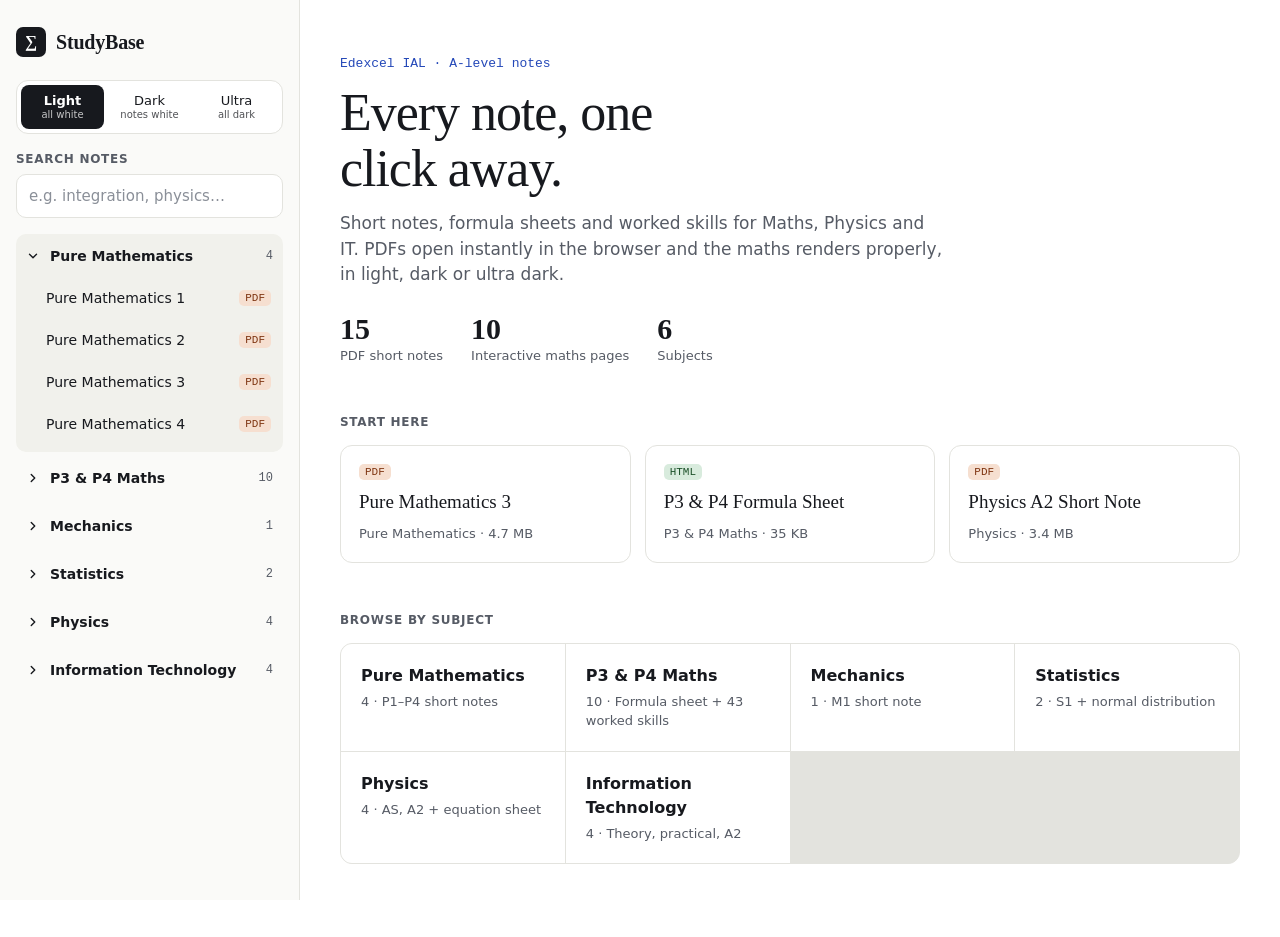
<file: index.html>
<!doctype html>
<html lang="en" data-theme="light">
<head>
<meta charset="utf-8">
<meta name="viewport" content="width=device-width, initial-scale=1, viewport-fit=cover">
<meta http-equiv="Content-Security-Policy" content="default-src 'self'; script-src 'self'; style-src 'self'; img-src 'self' data: blob:; font-src 'self' data:; connect-src 'self'; worker-src 'self' blob:; frame-src 'self'; object-src 'none'; base-uri 'self'; form-action 'none'">
<meta name="referrer" content="strict-origin-when-cross-origin">
<meta name="description" content="Edexcel IAL short notes, formula sheets and worked P3/P4 skills for Maths, Physics and IT.">
<meta name="theme-color" content="#ffffff">
<title>StudyBase</title>
<link rel="icon" href="data:image/svg+xml,%3Csvg xmlns='http://www.w3.org/2000/svg' viewBox='0 0 32 32'%3E%3Crect width='32' height='32' rx='7' fill='%2317191e'/%3E%3Ctext x='16' y='23' font-size='20' text-anchor='middle' fill='%23fff' font-family='Georgia,serif'%3E%E2%88%91%3C/text%3E%3C/svg%3E">
<script src="app/theme.js"></script>
<link rel="stylesheet" href="app/app.css">
<script defer src="library.js"></script>
<script defer src="app/app.js"></script>
</head>
<body>
<a class="skip" href="#main">Skip to content</a>

<header class="topbar">
  <button type="button" class="icon-btn" id="menu-btn" aria-label="Open library" aria-controls="sidebar" aria-expanded="false">
    <svg viewBox="0 0 24 24" aria-hidden="true"><path d="M4 7h16M4 12h16M4 17h16"/></svg>
  </button>
  <a class="brand" href="#/"><span class="logo">∑</span><span class="brand-name">StudyBase</span></a>
  <button type="button" class="icon-btn" id="theme-cycle" aria-label="Change theme">
    <svg viewBox="0 0 24 24" aria-hidden="true"><circle cx="12" cy="12" r="8"/><path d="M12 4a8 8 0 0 1 0 16z" class="fill"/></svg>
  </button>
</header>

<div class="shell">
  <nav class="sidebar" id="sidebar" aria-label="Library" tabindex="-1">
    <a class="brand brand-side" href="#/"><span class="logo">∑</span><span class="brand-name">StudyBase</span></a>

    <div class="themes" role="group" aria-label="Theme">
      <button type="button" data-mode="light" title="Site and notes light"><span>Light</span><small>all white</small></button>
      <button type="button" data-mode="dark" title="Dark site, notes stay white"><span>Dark</span><small>notes white</small></button>
      <button type="button" data-mode="ultra" title="Site and notes dark"><span>Ultra</span><small>all dark</small></button>
    </div>

    <label class="search">
      <span class="eyebrow">Search notes</span>
      <input type="search" id="q" placeholder="e.g. integration, physics…" autocomplete="off" spellcheck="false">
    </label>

    <div id="groups" class="groups"></div>
  </nav>
  <div class="scrim" id="scrim" hidden></div>

  <main id="main" tabindex="-1">
    <section id="home" class="home">
      <header class="hero">
        <span class="kicker">Edexcel IAL · A-level notes</span>
        <h1>Every note, one click away.</h1>
        <p>Short notes, formula sheets and worked skills for Maths, Physics and IT. PDFs open instantly in the browser and the maths renders properly, in light, dark or ultra dark.</p>
        <dl class="stats" id="stats"></dl>
      </header>

      <section class="block">
        <h2 class="eyebrow" id="recent-title">Start here</h2>
        <div class="cards" id="recent"></div>
      </section>

      <section class="block">
        <h2 class="eyebrow">Browse by subject</h2>
        <div class="tiles" id="subjects"></div>
      </section>
    </section>

    <section id="viewer" class="viewer" hidden>
      <div class="bar" id="bar">
        <a class="btn ghost" href="#/" aria-label="Back to library">
          <svg viewBox="0 0 24 24" aria-hidden="true"><path d="M15 18l-6-6 6-6"/></svg><span class="hide-sm">Library</span>
        </a>
        <div class="doc">
          <span class="badge" id="doc-type"></span>
          <h1 class="doc-title" id="doc-title"></h1>
          <span class="doc-meta hide-sm" id="doc-meta"></span>
        </div>
        <div class="pdf-ctl" id="pdf-ctl">
          <button type="button" class="btn sq" id="prev" aria-label="Previous page"><svg viewBox="0 0 24 24" aria-hidden="true"><path d="M15 18l-6-6 6-6"/></svg></button>
          <label class="pageno"><span class="sr">Page</span><input id="page" type="number" min="1" value="1" inputmode="numeric"><span>/ <span id="total">–</span></span></label>
          <button type="button" class="btn sq" id="next" aria-label="Next page"><svg viewBox="0 0 24 24" aria-hidden="true"><path d="M9 6l6 6-6 6"/></svg></button>
          <span class="sep" aria-hidden="true"></span>
          <button type="button" class="btn sq" id="zoom-out" aria-label="Zoom out"><svg viewBox="0 0 24 24" aria-hidden="true"><path d="M6 12h12"/></svg></button>
          <button type="button" class="btn zoom" id="zoom-fit" aria-label="Fit to width">100%</button>
          <button type="button" class="btn sq" id="zoom-in" aria-label="Zoom in"><svg viewBox="0 0 24 24" aria-hidden="true"><path d="M6 12h12M12 6v12"/></svg></button>
        </div>
        <div class="doc-actions">
          <a class="btn" id="open-tab" target="_blank" rel="noopener" aria-label="Open in new tab"><svg viewBox="0 0 24 24" aria-hidden="true"><path d="M14 4h6v6M20 4l-9 9M18 14v5a1 1 0 0 1-1 1H5a1 1 0 0 1-1-1V7a1 1 0 0 1 1-1h5"/></svg></a>
          <a class="btn" id="download" download aria-label="Download"><svg viewBox="0 0 24 24" aria-hidden="true"><path d="M12 4v12M6 10l6 6 6-6M5 20h14"/></svg><span class="hide-sm">Download</span></a>
        </div>
      </div>
      <p class="status" id="status" role="status"></p>
      <div class="pages" id="pages"></div>
      <iframe class="note-frame" id="frame" title="Note" hidden></iframe>
    </section>
  </main>
</div>
</body>
</html>
</file>
<file: app/app.css>
/* ── Tokens ─────────────────────────────────────────────── */
:root, [data-theme="light"] {
  color-scheme: light;
  --bg: #ffffff; --side: #fafaf8; --panel: #ffffff; --box: #f1f1ec;
  --ink: #17191e; --muted: #565b65; --line: #e3e3de;
  --accent: #2448b8; --accent-soft: #e6ebf9; --canvas: #f1f1ee; --paper: #ffffff;
  --pdf-bg: #f6dfd0; --pdf-fg: #7e3410; --html-bg: #d8ebdd; --html-fg: #1c5129;
  --doc-filter: none; --shadow: 0 1px 3px rgba(0,0,0,.12), 0 8px 24px rgba(0,0,0,.08);
}
[data-theme="dark"], [data-theme="ultra"] {
  color-scheme: dark;
  --bg: #111317; --side: #14161a; --panel: #181b20; --box: #1a1d22;
  --ink: #e7e9ec; --muted: #a3a9b3; --line: #2a2e35;
  --accent: #93aeff; --accent-soft: #1f2a4a; --canvas: #0c0d10; --paper: #ffffff;
  --pdf-bg: #3a2418; --pdf-fg: #f2b48f; --html-bg: #183022; --html-fg: #9fd8ae;
  --shadow: 0 1px 3px rgba(0,0,0,.5);
}
[data-theme="ultra"] {
  --bg: #000000; --side: #07080a; --panel: #0e0f12; --box: #101216; --line: #1e2127;
  --canvas: #000000; --paper: #000000;
  --doc-filter: invert(1) hue-rotate(180deg);
  --shadow: 0 0 0 1px #1e2127;
}
:root {
  --sans: system-ui, -apple-system, "Segoe UI", Roboto, sans-serif;
  --serif: "Iowan Old Style", Charter, "Source Serif 4", Georgia, serif;
  --mono: ui-monospace, "Cascadia Mono", "SF Mono", Consolas, monospace;
  --side-w: 300px; --top-h: 0px; --bar-h: 60px;
}

/* ── Base ───────────────────────────────────────────────── */
*, *::before, *::after { box-sizing: border-box; }
html { -webkit-text-size-adjust: 100%; }
body { margin: 0; background: var(--bg); color: var(--ink); font: 15px/1.5 var(--sans); }
a { color: inherit; }
button, input { font: inherit; color: inherit; }
svg { width: 18px; height: 18px; fill: none; stroke: currentColor; stroke-width: 2; stroke-linecap: round; stroke-linejoin: round; flex: none; }
[hidden] { display: none !important; }
:focus-visible { outline: 2px solid var(--accent); outline-offset: 2px; }
.sr { position: absolute; width: 1px; height: 1px; overflow: hidden; clip: rect(0 0 0 0); white-space: nowrap; }
.skip { position: absolute; left: -999px; top: 8px; z-index: 100; background: var(--ink); color: var(--bg); padding: 8px 12px; border-radius: 8px; }
.skip:focus { left: 8px; }
.eyebrow { margin: 0; font-size: 12px; font-weight: 600; letter-spacing: .06em; text-transform: uppercase; color: var(--muted); }

/* ── Shell: sticky sidebar + scrolling content ──────────── */
.shell { display: flex; align-items: flex-start; min-height: 100vh; min-height: 100dvh; }
.sidebar {
  position: sticky; top: 0; flex: none; width: var(--side-w);
  height: 100vh; height: 100dvh; overflow-y: auto; overscroll-behavior: contain;
  background: var(--side); border-right: 1px solid var(--line);
  padding: 20px 16px 32px; display: flex; flex-direction: column; gap: 16px;
}
main { flex: 1; min-width: 0; outline: none; }

.brand { display: inline-flex; align-items: center; gap: 10px; text-decoration: none; min-height: 44px; align-self: flex-start; }
.logo { width: 30px; height: 30px; border-radius: 7px; background: var(--ink); color: var(--bg); display: grid; place-items: center; font: 600 17px var(--serif); }
.brand-name { font: 600 20px var(--serif); letter-spacing: -.01em; }

.themes { display: grid; grid-template-columns: repeat(3, minmax(0, 1fr)); gap: 4px; padding: 4px; border-radius: 12px; background: var(--panel); border: 1px solid var(--line); }
.themes button { min-height: 44px; border: 0; border-radius: 8px; background: transparent; cursor: pointer; display: flex; flex-direction: column; align-items: center; justify-content: center; line-height: 1.2; font-size: 13px; font-weight: 500; }
.themes small { font-size: 10px; opacity: .75; font-weight: 400; }
.themes button[aria-pressed="true"] { background: var(--ink); color: var(--bg); font-weight: 600; }

.search { display: flex; flex-direction: column; gap: 6px; }
.search input { height: 44px; padding: 0 12px; border-radius: 10px; border: 1px solid var(--line); background: var(--panel); outline-color: var(--accent); }
.search input::placeholder { color: #8a8f98; }

.groups { display: flex; flex-direction: column; gap: 4px; }
.group { border-radius: 10px; }
.group.open { background: var(--box); }
.group-head { width: 100%; min-height: 44px; border: 0; background: transparent; cursor: pointer; display: flex; align-items: center; gap: 10px; padding: 0 10px; text-align: left; border-radius: 10px; font-weight: 600; font-size: 14px; }
.group-head svg { width: 14px; height: 14px; stroke-width: 2.4; transition: transform .15s; }
.group-head[aria-expanded="true"] svg { transform: rotate(90deg); }
.group-head .name { flex: 1; }
.count { font: 12px var(--mono); color: var(--muted); font-weight: 400; }
.items { list-style: none; margin: 0; padding: 0 4px 8px 22px; display: flex; flex-direction: column; gap: 2px; }
.item { display: flex; align-items: center; gap: 10px; min-height: 40px; padding: 6px 8px; border-radius: 8px; text-decoration: none; font-size: 14px; line-height: 1.35; }
.item:hover { background: var(--accent-soft); }
.item[aria-current="page"] { background: var(--accent-soft); font-weight: 600; }
.item .t { flex: 1; min-width: 0; }
.empty { margin: 0; padding: 0 8px; color: var(--muted); font-size: 14px; }

.badge { flex: none; font: 500 11px var(--mono); padding: 2px 6px; border-radius: 5px; }
.badge.pdf { background: var(--pdf-bg); color: var(--pdf-fg); }
.badge.html { background: var(--html-bg); color: var(--html-fg); }

/* ── Home ───────────────────────────────────────────────── */
.home { max-width: 980px; margin: 0 auto; padding: 56px 40px 72px; display: flex; flex-direction: column; gap: 48px; }
.hero { display: flex; flex-direction: column; gap: 14px; }
.kicker { font: 13px var(--mono); color: var(--accent); }
.hero h1 { margin: 0; font: 500 clamp(36px, 6vw, 52px)/1.08 var(--serif); letter-spacing: -.02em; max-width: 14ch; }
.hero p { margin: 0; max-width: 56ch; font-size: 17px; color: var(--muted); }
.stats { display: flex; flex-wrap: wrap; gap: 28px; margin: 10px 0 0; }
.stats div { display: flex; flex-direction: column-reverse; }
.stats dt { font-size: 13px; color: var(--muted); }
.stats dd { margin: 0; font: 600 30px var(--serif); }
.block { display: flex; flex-direction: column; gap: 14px; }
.cards { display: grid; grid-template-columns: repeat(auto-fill, minmax(220px, 1fr)); gap: 14px; }
.card { display: flex; flex-direction: column; gap: 10px; padding: 18px; border-radius: 12px; background: var(--panel); border: 1px solid var(--line); text-decoration: none; }
.card:hover { border-color: var(--accent); }
.card .badge { align-self: flex-start; }
.card .t { font: 500 19px/1.25 var(--serif); }
.card .m { font-size: 13px; color: var(--muted); }
.tiles { display: grid; grid-template-columns: repeat(auto-fill, minmax(200px, 1fr)); gap: 1px; background: var(--line); border: 1px solid var(--line); border-radius: 12px; overflow: hidden; }
.tile { border: 0; background: var(--panel); text-align: left; cursor: pointer; display: flex; flex-direction: column; gap: 4px; padding: 20px; min-height: 96px; }
.tile:hover { background: var(--box); }
.tile .t { font-weight: 600; font-size: 16px; }
.tile .m { font-size: 13px; color: var(--muted); }

/* ── Viewer ─────────────────────────────────────────────── */
.viewer { display: flex; flex-direction: column; min-height: 100vh; min-height: 100dvh; background: var(--canvas); }
.bar { position: sticky; top: var(--top-h); z-index: 10; display: flex; flex-wrap: wrap; align-items: center; gap: 8px 12px; padding: 8px 16px; background: var(--panel); border-bottom: 1px solid var(--line); }
.doc { flex: 1 1 220px; min-width: 0; display: flex; align-items: center; gap: 10px; }
.doc-title { margin: 0; font-size: 15px; font-weight: 600; white-space: nowrap; overflow: hidden; text-overflow: ellipsis; }
.doc-meta { font-size: 13px; color: var(--muted); white-space: nowrap; }
.btn { display: inline-flex; align-items: center; justify-content: center; gap: 6px; min-height: 44px; min-width: 44px; padding: 0 12px; border-radius: 8px; border: 1px solid var(--line); background: transparent; cursor: pointer; text-decoration: none; font-size: 14px; }
.btn:hover { background: var(--box); }
.btn.ghost { border-color: transparent; color: var(--muted); padding: 0 8px; }
.btn.sq { padding: 0; width: 44px; }
.btn.zoom { font: 13px var(--mono); min-width: 64px; padding: 0 8px; }
.btn:disabled { opacity: .35; cursor: default; }
.pdf-ctl, .doc-actions { display: flex; align-items: center; gap: 4px; }
.sep { width: 1px; height: 24px; background: var(--line); margin: 0 6px; }
.pageno { display: inline-flex; align-items: center; gap: 6px; font: 13px var(--mono); padding: 0 4px; }
.pageno input { width: 52px; height: 36px; text-align: center; border: 1px solid var(--line); border-radius: 6px; background: var(--bg); font: inherit; -moz-appearance: textfield; }
.pageno input::-webkit-inner-spin-button, .pageno input::-webkit-outer-spin-button { -webkit-appearance: none; margin: 0; }
.status { margin: 0; padding: 24px 16px 0; text-align: center; color: var(--muted); font-size: 14px; }
.status:empty { display: none; }

.pages { display: flex; flex-direction: column; align-items: center; gap: 16px; padding: 24px 16px 64px; overflow-x: auto; }
.pages:empty { display: none; }
.page { flex: none; position: relative; background: var(--paper); box-shadow: var(--shadow); border-radius: 2px; scroll-margin-top: calc(var(--top-h) + var(--bar-h) + 12px); }
.page canvas { display: block; width: 100%; height: 100%; filter: var(--doc-filter); border-radius: 2px; }
.note-frame { flex: 1; width: 100%; min-height: calc(100dvh - var(--top-h) - var(--bar-h)); border: 0; background: #fff; filter: var(--doc-filter); }
.viewer.is-html { height: 100vh; height: 100dvh; }

/* ── Mobile: sidebar becomes a drawer ───────────────────── */
.topbar { display: none; }
.scrim { display: none; }
@media (max-width: 860px) {
  :root { --top-h: 56px; }
  .topbar { position: sticky; top: 0; z-index: 30; height: var(--top-h); display: flex; align-items: center; justify-content: space-between; gap: 8px; padding: 0 8px; padding-left: max(8px, env(safe-area-inset-left)); padding-right: max(8px, env(safe-area-inset-right)); background: var(--side); border-bottom: 1px solid var(--line); }
  .icon-btn { width: 44px; height: 44px; border: 0; border-radius: 10px; background: transparent; display: grid; place-items: center; cursor: pointer; }
  .icon-btn svg { width: 22px; height: 22px; }
  .icon-btn .fill { fill: currentColor; stroke: none; }
  .brand-side { display: none; }
  .sidebar { position: fixed; z-index: 50; left: 0; top: 0; bottom: 0; width: min(320px, 86vw); transform: translateX(-105%); transition: transform .2s ease, visibility .2s; padding-top: max(20px, env(safe-area-inset-top)); box-shadow: 0 0 40px rgba(0,0,0,.25); visibility: hidden; }
  body.nav-open .sidebar { transform: none; visibility: visible; }
  body.nav-open { overflow: hidden; }
  .scrim { display: block; position: fixed; inset: 0; z-index: 40; background: rgba(0,0,0,.45); }
  .home { padding: 32px 16px 56px; gap: 36px; }
  .viewer, .viewer.is-html { min-height: calc(100dvh - var(--top-h)); }
  .viewer.is-html { height: calc(100dvh - var(--top-h)); }
  .bar { padding: 6px 8px; }
  .pages { padding: 12px 8px 48px; gap: 10px; }
}
@media (max-width: 600px) {
  .hide-sm { display: none; }
  .pdf-ctl { flex: 1 1 100%; justify-content: space-between; }
  .sep { display: none; }
}
@media (prefers-reduced-motion: reduce) { * { transition: none !important; } }
</file>
